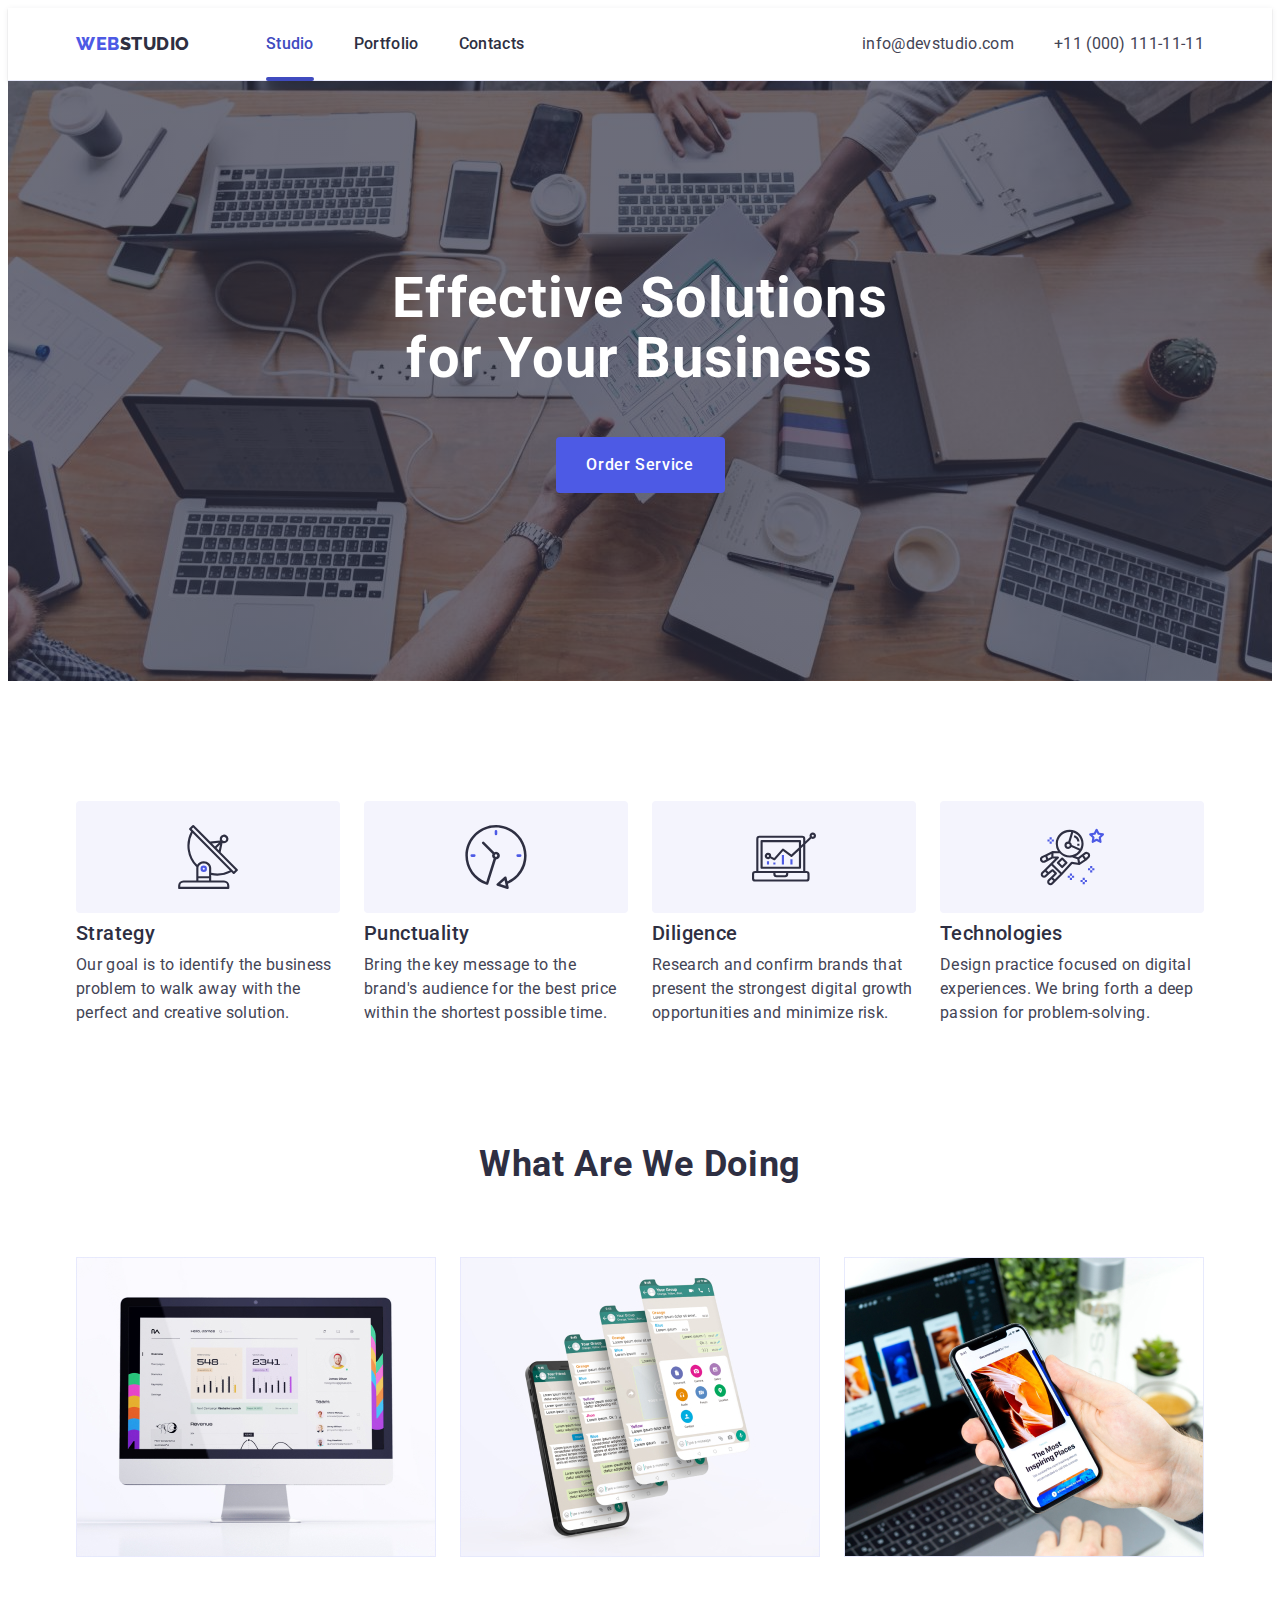
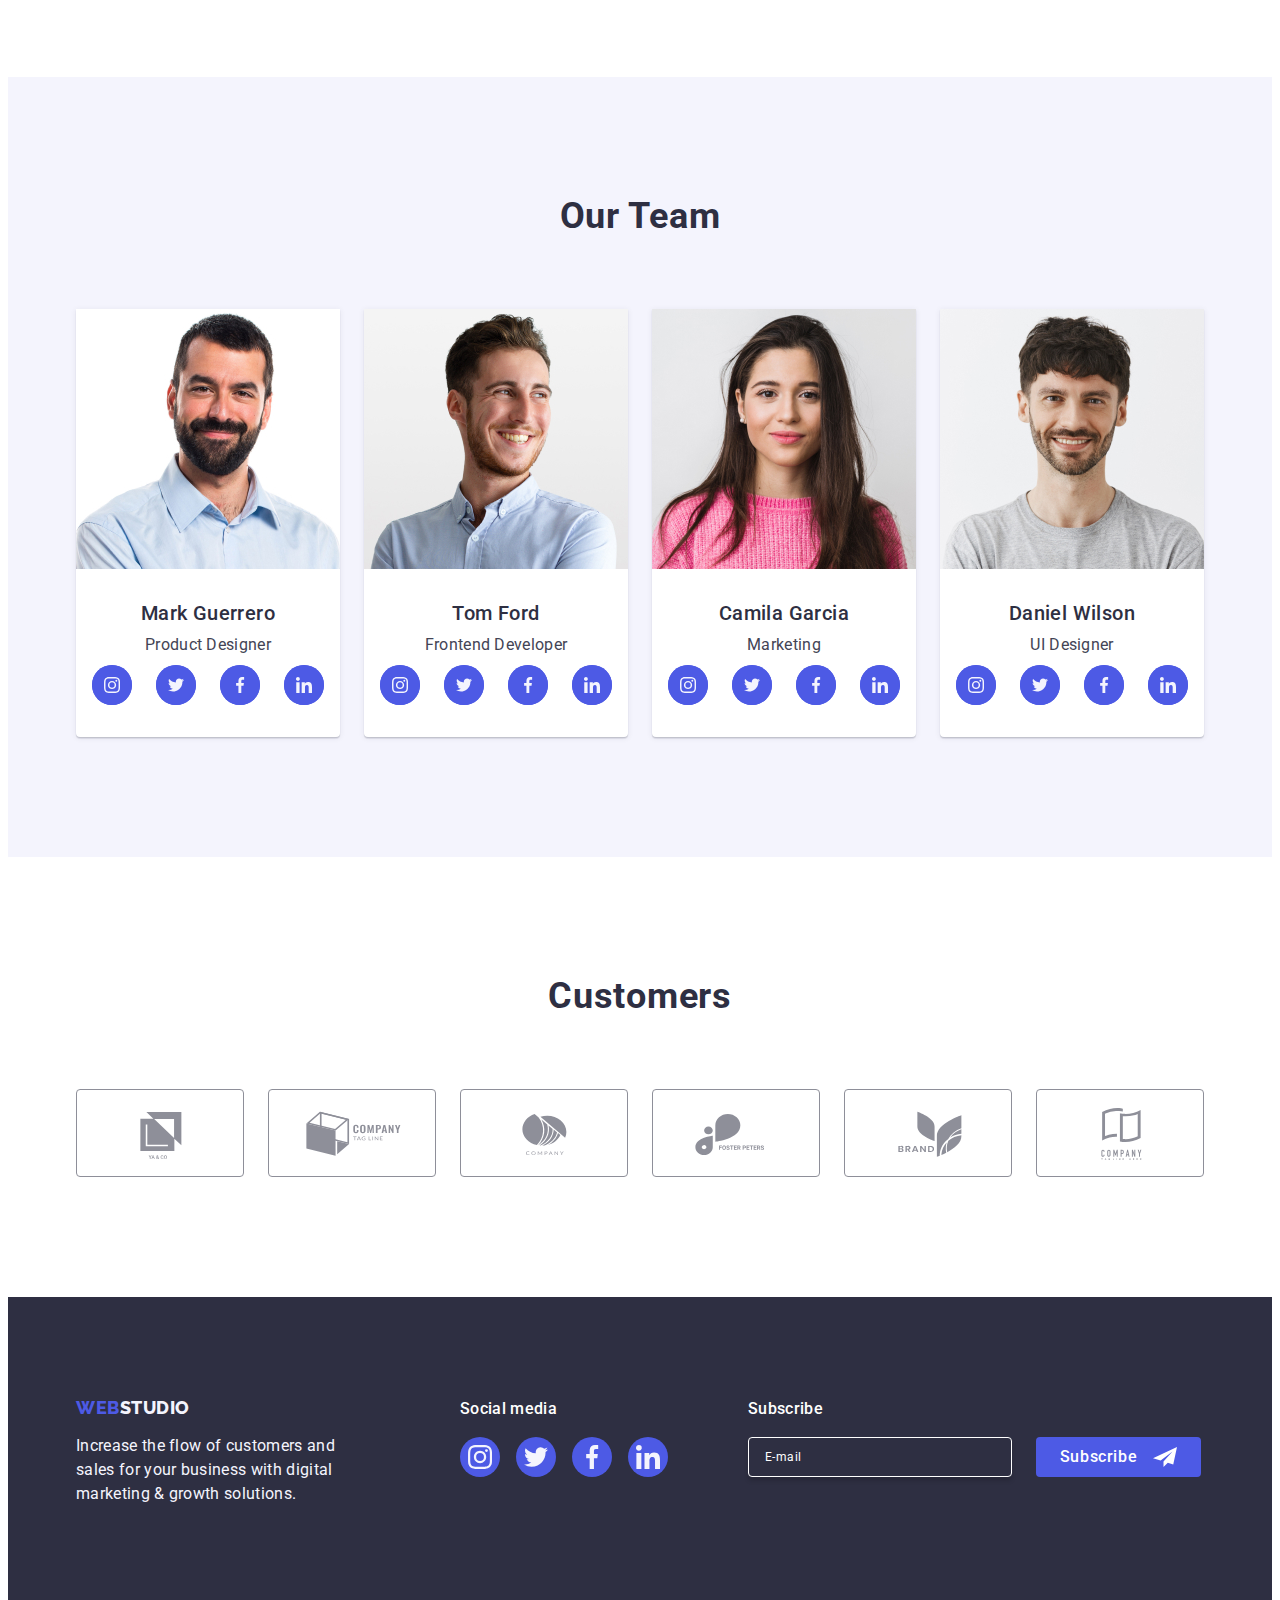
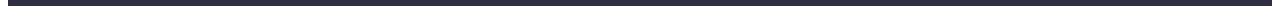
<file: index.html>
<!DOCTYPE html>
<html lang="en">

<head>
    <meta charset="UTF-8">
    <meta name="viewport" content="width=device-width, initial-scale=1.0">
    <title>goit-markup-hw-01</title>
    <link rel="preconnect" href="https://fonts.googleapis.com">
    <link rel="preconnect" href="https://fonts.gstatic.com" crossorigin>
    <link rel="stylesheet" href="https://cdnjs.cloudflare.com/ajax/libs/modern-normalize/2.0.0/modern-normalize.min.css"
        integrity="sha512-4xo8blKMVCiXpTaLzQSLSw3KFOVPWhm/TRtuPVc4WG6kUgjH6J03IBuG7JZPkcWMxJ5huwaBpOpnwYElP/m6wg=="
        crossorigin="anonymous" referrerpolicy="no-referrer" />
    <link
        href="https://fonts.googleapis.com/css2?family=Raleway:wght@800&family=Roboto:wght@400;500;700;900&display=swap"
        rel="stylesheet">
    <link rel="stylesheet" href="./css/styles.css" />
</head>

<body>

    <header class="header">
        <div class="header-items container">
            <nav class="navigation-general">
                <a class="logo-first-word-header link" href="./index.html">Web<span
                        class="logo-second-word-header">Studio</span></a>
                <ul class="list navigation-list">
                    <li><a class="navigation-menu-selected link" href="./index.html">Studio</a></li>
                    <li><a class="navigation-menu link" href="./portfolio.html">Portfolio</a></li>
                    <li><a class="navigation-menu link" href="">Contacts</a></li>
                </ul>
            </nav>
            <address class="contacts">
                <ul class="contacts-list list">
                    <li><a class="contact-info link" href="mailto:info@devstudio.com">info@devstudio.com</a></li>
                    <li><a class="contact-info link" href="tel:+110001111111">+11 (000) 111-11-11</a></li>
                </ul>
            </address>
        </div>
    </header>


    <main>
        <section class="section-benefits">
            <div class="container container-hero">
                <h1 class="main-title">Effective Solutions for Your Business</h1>
                <button class="main-cta" type="button" data-modal-open>Order Service</button>
            </div>
        </section>
        <section class="our-values">
            <div class="container">
                <h2 class="visually-hidden">Hidden</h2>
                <ul class="values-list list">
                    <li class="value-item">
                        <div class="value-icon"><svg class="icon-value" height="64" width="64">
                                <use href="./images/icons.svg#icon-antenna_1"></use>
                            </svg></div>
                        <h3 class="category-title">Strategy</h3>
                        <p class="main-text-index">Our goal is to identify the business problem to walk away
                            with the
                            perfect
                            and
                            creative solution.
                        </p>
                    </li>
                    <li class="value-item">
                        <div class="value-icon"><svg class="icon-value" height="64" width="64">
                                <use href="./images/icons.svg#icon-clock_1"></use>
                            </svg></div>
                        <h3 class="category-title">Punctuality</h3>
                        <p class="main-text-index">Bring the key message to the brand's audience for the best price
                            within
                            the
                            shortest possible
                            time.</p>
                    </li>
                    <li class="value-item">
                        <div class="value-icon"><svg class="icon-value" height="64" width="64">
                                <use href="./images/icons.svg#icon-diagram_1"></use>
                            </svg></div>
                        <h3 class="category-title">Diligence</h3>
                        <p class="main-text-index">Research and confirm brands that present the strongest digital growth
                            opportunities and minimize
                            risk.</p>
                    </li>
                    <li class="value-item">
                        <div class="value-icon"><svg class="icon-value" height="64" width="64">
                                <use href="./images/icons.svg#icon-astronaut_1"></use>
                            </svg></div>
                        <h3 class="category-title">Technologies</h3>
                        <p class="main-text-index">Design practice focused on digital experiences. We bring forth a deep
                            passion
                            for
                            problem-solving.</p>
                    </li>
                </ul>
            </div>
        </section>
        <section class="what-we-are-doing">
            <div class="container">
                <h2 class="page-title">What are we doing</h2>
                <ul class="what-we-are-doing-list list">
                    <li class="what-we-are-doing-item"><img src="./images/what-are-we-doing-1.jpg"
                            alt="Help with laptop" width=360 height="300" />
                    </li>
                    <li class="what-we-are-doing-item"><img src="./images/what-are-we-doing-2.jpg" alt="Help with phone"
                            width="360" height="300" />
                    </li>
                    <li class="what-we-are-doing-item"><img src="./images/what-are-we-doing-3.jpg"
                            alt="Help with connection" width="360" height="300" />
                    </li>
                </ul>
            </div>
        </section>
        <section class="section-our-team">
            <div class="container">
                <h2 class="page-title">Our Team</h2>
                <ul class="our-team-list list">
                    <li class="member-team"><img src="./images/our-team-1.jpg" alt="Mark Guerrero, product designer"
                            width="264" height="260" />
                        <div class="member-name">
                            <h3 class="member-name-surname category-title">Mark Guerrero</h3>
                            <p class="member-title main-text">Product Designer</p>
                            <ul class="social-networks list">
                                <li class="social-network-team">
                                    <a class="social-network-name link" href="https://instagram.com">
                                        <svg class="social-network-icon" width="16" height="16">
                                            <use href="./images/icons.svg#icon-instagram_1"></use>
                                        </svg>
                                    </a>
                                </li>
                                <li class="social-network-team">
                                    <a class="social-network-name link" href="https://twitter.com">
                                        <svg class="social-network-icon" width="16" height="16">
                                            <use href="./images/icons.svg#icon-twitter_1"></use>
                                        </svg>
                                    </a>
                                </li>
                                <li class="social-network-team">
                                    <a class="social-network-name link" href="https://facebook.com">
                                        <svg class="social-network-icon" width="16" height="16">
                                            <use href="./images/icons.svg#icon-facebook_1"></use>
                                        </svg>
                                    </a>
                                </li>
                                <li class="social-network-team">
                                    <a class="social-network-name link" href="https://linkedin.com">
                                        <svg class="social-network-icon" width="16" height="16">
                                            <use href="./images/icons.svg#icon-linkedin_1"></use>
                                        </svg>
                                    </a>
                                </li>
                            </ul>
                        </div>
                    </li>
                    <li class="member-team"><img src="./images/our-team-2.jpg" alt="Tom Ford, frontend developer"
                            width="264" height="260" />
                        <div class="member-name">
                            <h3 class="member-name-surname category-title">Tom Ford</h3>
                            <p class="member-title main-text">Frontend Developer</p>
                            <ul class="social-networks list">
                                <li class="social-network-team">
                                    <a class="social-network-name link" href="https://instagram.com">
                                        <svg class="social-network-icon" width="16" height="16">
                                            <use href="./images/icons.svg#icon-instagram_1"></use>
                                        </svg>
                                    </a>
                                </li>
                                <li class="social-network-team">
                                    <a class="social-network-name link" href="https://twitter.com">
                                        <svg class="social-network-icon" width="16" height="16">
                                            <use href="./images/icons.svg#icon-twitter_1"></use>
                                        </svg>
                                    </a>
                                </li>
                                <li class="social-network-team">
                                    <a class="social-network-name link" href="https://facebook.com">
                                        <svg class="social-network-icon" width="16" height="16">
                                            <use href="./images/icons.svg#icon-facebook_1"></use>
                                        </svg>
                                    </a>
                                </li>
                                <li class="social-network-team">
                                    <a class="social-network-name link" href="https://linkedin.com">
                                        <svg class="social-network-icon" width="16" height="16">
                                            <use href="./images/icons.svg#icon-linkedin_1"></use>
                                        </svg>
                                    </a>
                                </li>
                            </ul>
                        </div>
                    </li>
                    <li class="member-team"><img src="./images/our-team-3.jpg" alt="Camila Garcia, Marketing"
                            width="264" height="260" />
                        <div class="member-name">
                            <h3 class="member-name-surname category-title">Camila Garcia</h3>
                            <p class="member-title main-text">Marketing</p>
                            <ul class="social-networks list">
                                <li class="social-network-team">
                                    <a class="social-network-name link" href="https://instagram.com">
                                        <svg class="social-network-icon" width="16" height="16">
                                            <use href="./images/icons.svg#icon-instagram_1"></use>
                                        </svg>
                                    </a>
                                </li>
                                <li class="social-network-team">
                                    <a class="social-network-name link" href="https://twitter.com">
                                        <svg class="social-network-icon" width="16" height="16">
                                            <use href="./images/icons.svg#icon-twitter_1"></use>
                                        </svg>
                                    </a>
                                </li>
                                <li class="social-network-team">
                                    <a class="social-network-name link" href="https://facebook.com">
                                        <svg class="social-network-icon" width="16" height="16">
                                            <use href="./images/icons.svg#icon-facebook_1"></use>
                                        </svg>
                                    </a>
                                </li>
                                <li class="social-network-team">
                                    <a class="social-network-name link" href="https://linkedin.com">
                                        <svg class="social-network-icon" width="16" height="16">
                                            <use href="./images/icons.svg#icon-linkedin_1"></use>
                                        </svg>
                                    </a>
                                </li>
                            </ul>
                        </div>
                    </li>
                    <li class="member-team"><img src="./images/our-team-4.jpg" alt="Daniel Wilson, UI Designer"
                            width="264" height="260" />
                        <div class="member-name">
                            <h3 class="member-name-surname category-title">Daniel Wilson</h3>
                            <p class="member-title main-text">UI Designer</p>
                            <ul class="social-networks list">
                                <li class="social-network-team">
                                    <a class="social-network-name link" href="https://instagram.com">
                                        <svg class="social-network-icon" width="16" height="16">
                                            <use href="./images/icons.svg#icon-instagram_1"></use>
                                        </svg>
                                    </a>
                                </li>
                                <li class="social-network-team">
                                    <a class="social-network-name link" href="https://twitter.com">
                                        <svg class="social-network-icon" width="16" height="16">
                                            <use href="./images/icons.svg#icon-twitter_1"></use>
                                        </svg>
                                    </a>
                                </li>
                                <li class="social-network-team">
                                    <a class="social-network-name link" href="https://facebook.com">
                                        <svg class="social-network-icon" width="16" height="16">
                                            <use href="./images/icons.svg#icon-facebook_1"></use>
                                        </svg>
                                    </a>
                                </li>
                                <li class="social-network-team">
                                    <a class="social-network-name link" href="https://linkedin.com">
                                        <svg class="social-network-icon" width="16" height="16">
                                            <use href="./images/icons.svg#icon-linkedin_1"></use>
                                        </svg>
                                    </a>
                                </li>
                            </ul>
                        </div>
                    </li>

                </ul>
            </div>
        </section>
        <section class="customers">
            <div class="container">
                <h2 class="page-title">Customers</h2>
                <ul class="list customer-list">
                    <li class="customer-list-item">
                        <a class="customer-link link" href=""><svg class="customer-logo" width="104" height="56">
                                <use href="./images/icons.svg#icon-logo_ya_co"></use>
                            </svg>
                        </a>
                    </li>
                    <li class="customer-list-item">
                        <a class="customer-link link" href=""><svg class="customer-logo" width="104" height="56">
                                <use href="./images/icons.svg#icon-logo_company_tag_line"></use>
                            </svg></a>
                    </li>
                    <li class="customer-list-item">
                        <a class="customer-link link" href=""><svg class="customer-logo" width="104" height="56">
                                <use href="./images/icons.svg#icon-logo_company"></use>
                            </svg></a>
                    </li>
                    <li class="customer-list-item">
                        <a class="customer-link link" href=""><svg class="customer-logo" width="104" height="56">
                                <use href="./images/icons.svg#icon-logo_foter_peters"></use>
                            </svg></a>
                    </li>
                    <li class="customer-list-item">
                        <a class="customer-link link" href=""><svg class="customer-logo" width="104" height="56">
                                <use href="./images/icons.svg#icon-logo_brand"></use>
                            </svg></a>
                    </li>
                    <li class="customer-list-item">
                        <a class="customer-link link" href=""><svg class="customer-logo" width="104" height="56">
                                <use href="./images/icons.svg#icon-logo_company_tagline"></use>
                            </svg></a>
                    </li>
                </ul>
            </div>

        </section>
    </main>

    <footer class="footer">
        <div class="footer-container container">
            <div class="logo-paragraph-container">
                <a class="logo-first-word-footer link" href="./index.html">Web<span
                        class="logo-second-word-footer">Studio</span></a>
                <p class="text-footer">
                    Increase the flow of customers and sales for your business with digital
                    marketing & growth solutions.
                </p>
            </div>
            <div class="footer-social-links">
                <p class="footer-social-media-text">Social media</p>
                <ul class="list footer-social-media-list">
                    <li class="footer-social-media-item">
                        <a class="link footer-social-media-link" href="https://instagram.com">
                            <svg class="footer-social-media-logo" width="24" height="24">
                                <use href="./images/icons.svg#icon-instagram_2"></use>
                            </svg>
                        </a>

                    </li>
                    <li class="footer-social-media-item">
                        <a class="link footer-social-media-link" href="https://twitter.com">
                            <svg class="footer-social-media-logo" width="24" height="24">
                                <use href="./images/icons.svg#icon-twitter_2"></use>
                            </svg>
                        </a>
                    </li>
                    <li class="footer-social-media-item">
                        <a class="link footer-social-media-link" href="https://facebook.com">
                            <svg class="footer-social-media-logo" width="24" height="24">
                                <use href="./images/icons.svg#icon-facebook_2"></use>
                            </svg>
                        </a>
                    </li>
                    <li class="footer-social-media-item">
                        <a class="link footer-social-media-link" href="https://linkedin.com">
                            <svg class="footer-social-media-logo" width="24" height="24">
                                <use href="./images/icons.svg#icon-linkedin_2"></use>
                            </svg>
                        </a>
                    </li>
                </ul>
            </div>
            <div class="subscribe-form-container">
                <p class="subscribe-form-title">Subscribe</p>
                <form class="subscribe-form">
                    <label class="subscribe-from-label">
                        <input name="user-email" type="email" placeholder="E-mail" class="subscribe-form-input" />

                    </label>
                    <button type="submit" class="subscribe-form-button">Subscribe
                        <svg width="24" height="24" class="subscribe-form-button-icon">
                            <use href="./images/icons.svg#subscribe-icon"></use>
                        </svg>
                    </button>
                </form>
            </div>
        </div>
    </footer>
    <div class="modal-window is-hidden" data-modal>
        <div class="modal-window-content">
            <button type="button" class="modal-window-button" data-modal-close>
                <svg class="modal-window-close-icon" width="8" height="8">
                    <use href="./images/icons.svg#icon-close-modal-button"></use>
                </svg>
            </button>
            <p class="contacts-form-description"> Leave your contacts and we will call you back</p>

            <form class="contacts-form">
                <div class="contact-form-container">
                    <label class="contact-form-label" for="user-name">
                        Name</label>
                    <div class="contact-form-input-and-icon-container">
                        <input class="contact-form-input" id="user-name" type="text" name="user-name"
                            pattern="[a-zA-Zа-яА-ЯіІїЇєЄ']+" title="John Smith" required />
                        <svg class="contact-form-icon" width="18" height="24">
                            <use href="./images/icons.svg#icon-person_1"></use>
                        </svg>
                    </div>
                </div>

                <div class="contact-form-container"><label class="contact-form-label" for="phone">
                        Phone</label>
                    <div class="contact-form-input-and-icon-container">
                        <input class="contact-form-input" id="phone" type="tel" name="phone"
                            pattern="[0-9]{3}-[0-9]{3}-[0-9]{2}-[0-9]{2}" title="xxx-xxx-xx-xx" required />
                        <svg class="contact-form-icon" width="18" height="24">
                            <use href="./images/icons.svg#icon-phone_1"></use>
                        </svg>
                    </div>
                </div>

                <div class="contact-form-container"><label class="contact-form-label" for="user-email">
                        Email</label>
                    <div class="contact-form-input-and-icon-container">
                        <input class="contact-form-input" id="user-email" type="email" name="user_email" required />
                        <svg class="contact-form-icon" width="18" height="24">
                            <use href="./images/icons.svg#icon-email_1"></use>
                        </svg>
                    </div>
                </div>
                <div class="contact-form-message-container"><label class="contact-form-label" for="user-comment">
                        Comment</label>

                    <textarea id="user-comment" name="user-comment" placeholder="Text input"
                        class="contact-form-free-text"></textarea>
                </div>

                <div class="contact-form-checkbox-container">
                    <input id="user-privacy" value="true" class="contact-form-checkbox visually-hidden" type="checkbox"
                        name="user-privacy" required />
                    <label class="contact-form-checkbox-label" for="user-privacy">
                        <span class="contact-form-checkbox-icon-container">
                            <svg class="contact-form-checkbox-icon" width="10" height="8">
                                <use href="./images/icons.svg#icon-checkbox1"></use>
                            </svg>
                        </span>I accept the terms and conditions of the

                        <a class="contact-form-privacy-policy-link" href="">Privacy Policy</a>

                    </label>
                </div>
                <button class="contact-form-button" type="submit">Send</button>
            </form>
        </div>
    </div>

    <script src="./js/modal.js"></script>
</body>

</html>
</file>
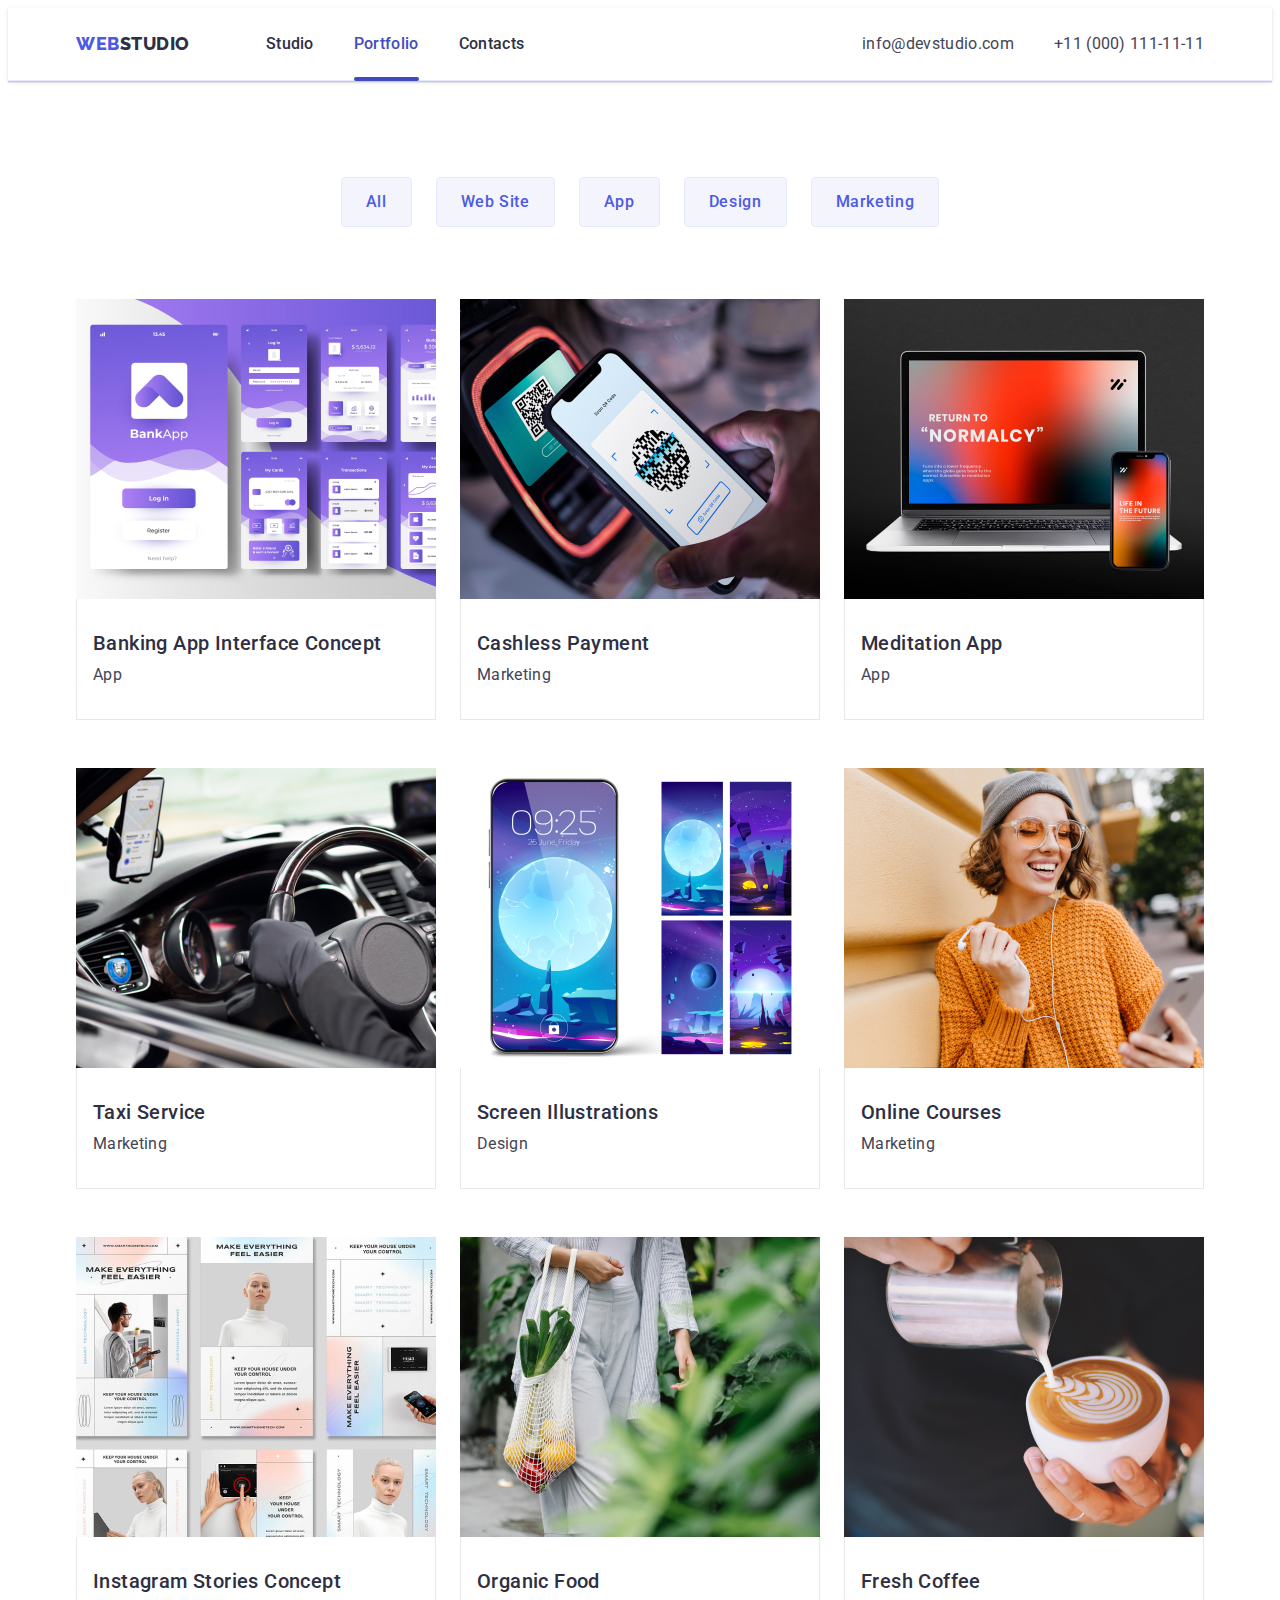
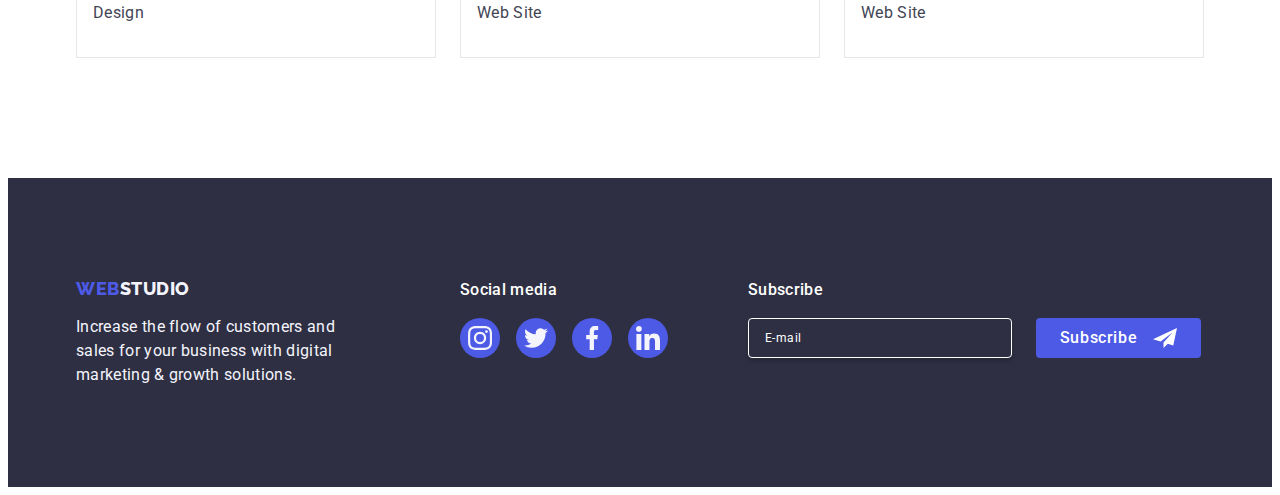
<file: portfolio.html>
<!DOCTYPE html>
<html lang="en">

<head>
    <meta charset="UTF-8">
    <meta name="viewport" content="width=device-width, initial-scale=1.0">
    <title>portfolio</title>
    <link rel="preconnect" href="https://fonts.googleapis.com">
    <link rel="preconnect" href="https://fonts.gstatic.com" crossorigin>
    <link rel="stylesheet" href="https://cdnjs.cloudflare.com/ajax/libs/modern-normalize/2.0.0/modern-normalize.min.css"
        integrity="sha512-4xo8blKMVCiXpTaLzQSLSw3KFOVPWhm/TRtuPVc4WG6kUgjH6J03IBuG7JZPkcWMxJ5huwaBpOpnwYElP/m6wg=="
        crossorigin="anonymous" referrerpolicy="no-referrer" />
    <link
        href="https://fonts.googleapis.com/css2?family=Raleway:wght@800&family=Roboto:wght@400;500;700;900&display=swap"
        rel="stylesheet">
    <link rel="stylesheet" href="./css/styles.css" />
</head>

<body>

    <header class="header">
        <div class="header-items container">
            <nav class="navigation-general">
                <a class="logo-first-word-header link" href="./index.html">Web<span
                        class="logo-second-word-header">Studio</span></a>
                <ul class="list navigation-list">
                    <li><a class="navigation-menu link" href="./index.html">Studio</a></li>
                    <li><a class="navigation-menu-selected link" href="./portfolio.html">Portfolio</a></li>
                    <li><a class="navigation-menu link" href="">Contacts</a></li>
                </ul>
            </nav>
            <address class="contacts">
                <ul class="contacts-list list">
                    <li><a class="contact-info link" href="mailto:info@devstudio.com">info@devstudio.com</a></li>
                    <li><a class="contact-info link" href="tel:+110001111111">+11 (000) 111-11-11</a></li>
                </ul>
            </address>
        </div>
    </header>

    <main>
        <section class="portfolio">
            <div class="container">
                <h1 class="visually-hidden">header1 </h1>
                <ul class="filters-list list">
                    <li><button class="filter-button" type="button">All</button></li>
                    <li><button class="filter-button" type="button">Web Site</button></li>
                    <li><button class="filter-button" type="button">App</button></li>
                    <li><button class="filter-button" type="button">Design</button></li>
                    <li><button class="filter-button" type="button">Marketing</button></li>
                </ul>
                <ul class="services-list list">
                    <li class="service-item">
                        <a class="link service-list-item-link" href="">
                            <div class="service-list-overlay">
                                <img src="./images/banking-app.jpg" alt="Banking app interface concept" width=360
                                    height="300" />
                                <p class="service-overlay-text">14 Stylish and User-Friendly App Design Concepts · Task
                                    Manager App · Calorie Tracker App · Exotic Fruit Ecommerce App ·
                                    Cloud Storage App</p>
                            </div>
                            <div class="app-container">
                                <h2 class="service-item-title">Banking App Interface Concept</h2>
                                <p class="service-item-text">App</p>
                            </div>
                        </a>

                    </li>
                    <li class="service-item">
                        <a class="link service-list-item-link" href="">
                            <div class="service-list-overlay">
                                <img src="./images/cashless-payment.jpg" alt="Cashles spayment" width=360
                                    height="300" />
                                <p class="service-overlay-text">14 Stylish and User-Friendly App Design Concepts · Task
                                    Manager App · Calorie Tracker App · Exotic Fruit Ecommerce App ·
                                    Cloud Storage App</p>
                            </div>
                            <div class="app-container">
                                <h2 class="service-item-title">Cashless Payment</h2>
                                <p class="service-item-text">Marketing</p>
                            </div>
                        </a>
                    </li>
                    <li class="service-item">
                        <a class="link service-list-item-link" href="">
                            <div class="service-list-overlay">
                                <img src="./images/mediation-app.jpg" alt="meditation app" width=360 height="300" />
                                <p class="service-overlay-text">14 Stylish and User-Friendly App Design Concepts · Task
                                    Manager App · Calorie Tracker App · Exotic Fruit Ecommerce App ·
                                    Cloud Storage App</p>
                            </div>
                            <div class="app-container">
                                <h2 class="service-item-title">Meditation App</h2>
                                <p class="service-item-text">App</p>
                            </div>
                        </a>
                    </li>
                    <li class="service-item">
                        <a class="link service-list-item-link" href="">
                            <div class="service-list-overlay">
                                <img src="./images/taxi-service.jpg" alt="Taxi service" width=360 height="300" />
                                <p class="service-overlay-text">14 Stylish and User-Friendly App Design Concepts · Task
                                    Manager App · Calorie Tracker App · Exotic Fruit Ecommerce App ·
                                    Cloud Storage App</p>
                            </div>
                            <div class="app-container">
                                <h2 class="service-item-title">Taxi Service</h2>
                                <p class="service-item-text">Marketing</p>
                            </div>
                        </a>
                    </li>
                    <li class="service-item">
                        <a class="link service-list-item-link" href="">
                            <div class="service-list-overlay">
                                <img src="./images/screen-illustrations.jpg" alt="Screen Illustrations" width=360
                                    height="300" />
                                <p class="service-overlay-text">14 Stylish and User-Friendly App Design Concepts · Task
                                    Manager App · Calorie Tracker App · Exotic Fruit Ecommerce App ·
                                    Cloud Storage App</p>
                            </div>
                            <div class="app-container">
                                <h2 class="service-item-title">Screen Illustrations</h2>
                                <p class="service-item-text">Design</p>
                            </div>
                        </a>
                    </li>
                    <li class="service-item">
                        <a class="link service-list-item-link" href="">
                            <div class="service-list-overlay">
                                <img src="./images/online-courses.jpg" alt="Online Courses" width=360 height="300" />
                                <p class="service-overlay-text">14 Stylish and User-Friendly App Design Concepts ·
                                    Task
                                    Manager App · Calorie Tracker App · Exotic Fruit Ecommerce App ·
                                    Cloud Storage App</p>
                            </div>
                            <div class="app-container">
                                <h2 class="service-item-title">Online Courses</h2>
                                <p class="service-item-text">Marketing</p>
                            </div>

                        </a>
                    </li>
                    <li class="service-item">
                        <a class="link service-list-item-link" href="">
                            <div class="service-list-overlay">
                                <img src="./images/instagram-stories-concept.jpg" alt="Instagram Stories Concept"
                                    width=360 height="300" />

                                <p class="service-overlay-text">14 Stylish and User-Friendly App Design Concepts ·
                                    Task
                                    Manager App · Calorie Tracker App · Exotic Fruit Ecommerce App ·
                                    Cloud Storage App</p>
                            </div>
                            <div class="app-container">
                                <h2 class="service-item-title">Instagram Stories Concept</h2>
                                <p class="service-item-text">Design</p>
                            </div>
                        </a>
                    </li>
                    <li class="service-item">
                        <a class="link service-list-item-link" href="">
                            <div class="service-list-overlay"><img src="./images/organic-food.jpg" alt="Organic Food"
                                    width=360 height="300" />
                                <p class="service-overlay-text">14 Stylish and User-Friendly App Design Concepts · Task
                                    Manager App · Calorie Tracker App · Exotic Fruit Ecommerce App ·
                                    Cloud Storage App</p>
                            </div>

                            <div class="app-container">
                                <h2 class="service-item-title">Organic Food</h2>
                                <p class="service-item-text">Web Site</p>
                            </div>
                        </a>
                    </li>
                    <li class="service-item">
                        <a class="link service-list-item-link" href="">
                            <div class="service-list-overlay">
                                <img src="./images/fresh-coffee.jpg" alt="Fresh Coffee" width=360 height="300" />
                                <p class="service-overlay-text">14 Stylish and User-Friendly App Design Concepts · Task
                                    Manager App · Calorie Tracker App · Exotic Fruit Ecommerce App ·
                                    Cloud Storage App</p>
                            </div>
                            <div class="app-container">
                                <h2 class="service-item-title">Fresh Coffee</h2>
                                <p class="service-item-text">Web Site</p>
                            </div>
                        </a>
                    </li>

                </ul>
            </div>
        </section>

    </main>
    <footer class="footer">
        <div class="footer-container container">
            <div class="logo-paragraph-container">
                <a class="logo-first-word-footer link" href="./index.html">Web<span
                        class="logo-second-word-footer">Studio</span></a>
                <p class="text-footer">
                    Increase the flow of customers and sales for your business with digital
                    marketing & growth solutions.
                </p>
            </div>
            <div class="footer-social-links">
                <p class="footer-social-media-text">Social media</p>
                <ul class="list footer-social-media-list">
                    <li class="footer-social-media-item">
                        <a class="link footer-social-media-link" href="https://instagram.com">
                            <svg class="footer-social-media-logo" width="24" height="24">
                                <use href="./images/icons.svg#icon-instagram_2"></use>
                            </svg>
                        </a>

                    </li>
                    <li class="footer-social-media-item">
                        <a class="link footer-social-media-link" href="https://twitter.com">
                            <svg class="footer-social-media-logo" width="24" height="24">
                                <use href="./images/icons.svg#icon-twitter_2"></use>
                            </svg>
                        </a>
                    </li>
                    <li class="footer-social-media-item">
                        <a class="link footer-social-media-link" href="https://facebook.com">
                            <svg class="footer-social-media-logo" width="24" height="24">
                                <use href="./images/icons.svg#icon-facebook_2"></use>
                            </svg>
                        </a>
                    </li>
                    <li class="footer-social-media-item">
                        <a class="link footer-social-media-link" href="https://linkedin.com">
                            <svg class="footer-social-media-logo" width="24" height="24">
                                <use href="./images/icons.svg#icon-linkedin_2"></use>
                            </svg>
                        </a>
                    </li>
                </ul>
            </div>
            <div class="subscribe-form-container">
                <p class="subscribe-form-title">Subscribe</p>
                <form class="subscribe-form">
                    <label class="subscribe-from-label">
                        <input name="user-email" type="email" placeholder="E-mail" class="subscribe-form-input" />

                    </label>
                    <button type="submit" class="subscribe-form-button">Subscribe
                        <svg width="24" height="24" class="subscribe-form-button-icon">
                            <use href="./images/icons.svg#subscribe-icon"></use>
                        </svg>
                    </button>
                </form>
            </div>
        </div>
    </footer>
</body>
</file>
<file: css/styles.css>
:root {
    --primary-brand-color: #4d5ae5;
    --pressed-state-color: #404bbf;
    --dark-navy-ble-color: #2e2f42;
    --green-success-color: #31ddaa;
    --body-slate-text-color: #434455;
    --light-slate-subtle-text-color: #8e8f99;
    --cornflofer-accent-color: #e7e9fc;
    --cloud-light-color: #f4f4fd;
    --dairy-modal-color: #FCFCFC;
    --white-color: #ffffff;
    --light-grey-color: #e7e7e7;
}


/********************************Default styles*********************************/
*,
*::before,
*::after {
    box-sizing: border-box;
}


body {
    font-family: "Roboto", sans-serif;
    color: var(--body-slate-text-color);
    background-color: var(--white-color);
    font-size: 16px;
    line-height: 1.5;
    letter-spacing: 0.02em;
}

img {
    display: block;
    width: 100%;
}

.list {
    list-style: none;
    margin: 0;
    padding: 0;
}

.link {
    text-decoration: none;
}

h1,
h2,
h3,
h4,
h5,
h6,
p {
    margin: 0;
}

input,
textarea,
button {
    font: inherit;
}

button {
    cursor: pointer;
    color: currentColor;
}

ul {
    list-style: none;
}

a {
    text-decoration: none;
}

img {
    display: block;
    width: 100%;
    height: auto;
}

.visually-hidden {
    position: absolute;
    width: 1px;
    height: 1px;
    margin: -1px;
    border: 0;
    padding: 0;
    white-space: nowrap;
    clip-path: inset(100%);
    clip: rect(0 0 0 0);
    overflow: hidden;
}

.container {
    width: 1158px;
    margin: 0 auto;
    padding: 0 15px;
}



/**************************HEADER ************************/

.header {
    border-bottom: 1px solid var(--cornflofer-accent-color);
    box-shadow: 0px 2px 1px rgba(46, 47, 66, 0.08), 0px 1px 1px rgba(46, 47, 66, 0.16), 0px 1px 6px rgba(46, 47, 66, 0.08);
}

.header-items {
    display: flex;
    align-items: center;
}

.navigation-general {
    display: flex;
    align-items: center;

}

.logo-first-word-header {
    color: var(--primary-brand-color);
    font-family: "Raleway", sans-serif;
    font-size: 18px;
    font-weight: 800;
    line-height: 1.17;
    letter-spacing: 0.03em;
    text-transform: uppercase;
    margin-right: 76px;
}

.logo-second-word-header {
    color: var(--dark-navy-ble-color);
}

.navigation-list {
    display: flex;
    gap: 40px;

}

.navigation-menu {
    font-size: 16px;
    font-weight: 500;
    line-height: 1.5;
    letter-spacing: 0.02em;
    padding: 24px 0;
    display: block;
    position: relative;
    color: var(--dark-navy-ble-color);
    transition: color 250ms cubic-bezier(0.4, 0, 0.2, 1);
}


.navigation-menu:hover,
.navigation-menu:focus {
    color: var(--pressed-state-color);
}

.navigation-menu:active {
    color: var(--pressed-state-color);
}

.navigation-menu-selected {
    font-size: 16px;
    font-weight: 500;
    line-height: 1.5;
    letter-spacing: 0.02em;
    padding: 24px 0;
    display: block;
    position: relative;
    color: var(--pressed-state-color);
    transition: color 250ms cubic-bezier(0.4, 0, 0.2, 1);
}

.navigation-menu-selected::after {
    content: "";
    position: absolute;
    left: 0;
    bottom: -1px;
    height: 4px;
    background-color: var(--pressed-state-color);
    border-radius: 2px;
    width: 100%;

}

.contacts {
    display: flex;
    margin-left: auto;
}

.contacts-list {
    font-style: normal;
    display: flex;
    gap: 40px;
}

.contact-info {
    font-size: 16px;
    line-height: 1.5;
    letter-spacing: 0.02em;
    color: var(--body-slate-text-color);
    transition: color 250ms cubic-bezier(0.4, 0, 0.2, 1);
}

.contact-info:hover,
.contact-info:focus {
    color: var(--pressed-state-color);
}

.contact-info:active {
    color: var(--pressed-state-color);
}

/***************************************Section BENEFITS **********************************/
.section-benefits {
    background-color: var(--dark-navy-ble-color);
    padding: 188px 0;
    background-image: linear-gradient(rgba(46, 47, 66, 0.7),
            rgba(46, 47, 66, 0.7)), url("../images/hero-background.jpg");
    max-width: 1440px;
    background-repeat: no-repeat;
    background-size: cover;
    background-position: center;
    margin: auto;

}

.container-hero {
    display: flex;
    flex-direction: column;
    align-items: center;
}

.main-title {
    color: var(--white-color);
    text-align: center;
    font-size: 56px;
    font-weight: 700;
    line-height: 1.07;
    letter-spacing: 1.12px;
    max-width: 496px;
}

.main-cta {
    color: var(--white-color);
    background: var(--primary-brand-color);
    font-family: "Roboto", sans-serif;
    font-weight: 500;
    font-size: 16px;
    line-height: 1.5;
    letter-spacing: 0.04em;
    cursor: pointer;
    display: block;
    min-width: 169px;
    height: 56px;
    border: none;
    background-color: var(--primary-brand-color);
    border-radius: 4px;
    margin-top: 48px;
    transition: background-color 250ms cubic-bezier(0.4, 0, 0.2, 1);
}

.main-cta:hover,
.main-cta:focus {
    background-color: var(--pressed-state-color);
}

.main-cta:active {
    background: var(--pressed-state-color);
}

/********************************* Section OUR VALUES************************************/

.our-values {
    padding: 120px 0;
}

.values-list {
    display: flex;
    gap: 24px;
}

.value-item {
    width: calc((100% - 72px)/4)
}

.value-icon {
    display: flex;
    align-items: center;
    justify-content: center;
    height: 112px;
    background-color: var(--cloud-light-color);
    border-radius: 4px;
    margin-bottom: 8px;

}

/*.icon-value {
    width: 64px;
    height: 64px;
}*/

.category-title {
    color: var(--dark-navy-ble-color);
    font-size: 20px;
    font-weight: 500;
    line-height: 1.2;
    letter-spacing: 0.02em;
    margin-bottom: 8px;

}

/**************************** Section WHAT ARE WE DOING **********************************/
.what-we-are-doing {
    padding-bottom: 120px;
}

.page-title {
    color: var(--dark-navy-ble-color);
    text-align: center;
    font-size: 36px;
    font-weight: 700;
    line-height: 1.11;
    letter-spacing: 0.02em;
    text-transform: capitalize;
    margin-bottom: 72px;
}

.what-we-are-doing-list {
    display: flex;
    gap: 24px;

}

.what-we-are-doing-item {
    width: calc((100% - 3 * 16px) / 3)
}

/******************** Section OUR TEAM ************************/

.section-our-team {
    background-color: var(--cloud-light-color);
    padding: 120px 0;
}

.our-team-list {
    display: flex;
    gap: 24px;
}

.member-team {
    background-color: var(--white-color);
    width: calc((100% - 72px) / 4);
    border-radius: 0px 0px 4px 4px;
    box-shadow: 0px 1px 6px rgba(46, 47, 66, 0.08),
        0px 1px 1px rgba(46, 47, 66, 0.16),
        0px 2px 1px rgba(46, 47, 66, 0.08);
}

.member-name {
    padding: 32px 0;

}

.member-name-surname {
    text-align: center;
}

.member-title {
    text-align: center;

}

.social-networks {
    display: flex;
    justify-content: center;
    gap: 24px;
    margin-top: 8px;
    padding: 0;
}

.social-network-team {
    width: 40px;
    height: 40px;
    background-color: var(--primary-brand-color);
    border-radius: 50%;
    display: flex;
    align-items: center;
    justify-content: center;
}

.social-network-name {
    width: 100%;
    height: 100%;
    background-color: var(--primary-brand-color);
    border-radius: 50%;
    display: flex;
    align-items: center;
    justify-content: center;
    transition: background-color 250ms cubic-bezier(0.4, 0, 0.2, 1);

}

.social-network-name:hover,
.social-network-name:focus {
    background-color: var(--pressed-state-color);
}

.social-network-icon {
    fill: var(--cloud-light-color);
}

/**************************** Section Customers *************************/

.customers {
    padding-bottom: 120px;
    padding-top: 120px;
}

.customer-list {
    display: flex;
    gap: 24px;
}

.customer-link {
    height: 100%;
    width: 100%;
    border-radius: 4px;
    border: 1px solid var(--light-slate-subtle-text-color);
    display: flex;
    align-items: center;
    justify-content: center;
    color: var(--light-slate-subtle-text-color);
    transition: border-color 250ms cubic-bezier(0.4, 0, 0.2, 1),
        color 250ms cubic-bezier(0.4, 0, 0.2, 1);
}

.customer-link:hover {
    border-color: var(--pressed-state-color);
    color: var(--pressed-state-color);
    fill: var(--pressed-state-color);
}

.customer-link:focus {
    border-color: var(--pressed-state-color);
    color: var(--pressed-state-color);
    fill: var(--pressed-state-color);
}

.customer-logo {
    fill: currentColor;
}

.customer-container {
    display: flex;
    align-items: center;
    justify-content: center;
}

.customer-list-item {
    width: calc((100% - 120px) / 6);
    height: 88px;
}

/*****************FOOTER***********************/

.footer {
    background-color: var(--dark-navy-ble-color);
    padding: 100px 0;

}

.footer-container {
    display: flex;
    align-items: baseline;
}

.logo-paragraph-container {
    width: 264px;
    margin-right: 120px;
}

.logo-first-word-footer {
    color: var(--primary-brand-color);
    font-family: "Raleway", sans-serif;
    font-size: 18px;
    font-weight: 800;
    line-height: 1.17;
    letter-spacing: 0.03em;
    display: inline-block;
    margin-bottom: 16px;
    text-transform: uppercase;
}

.logo-second-word-footer {
    color: var(--cloud-light-color);
}

.text-footer {
    max-width: 264px;
    color: var(--cloud-light-color);
    font-weight: 400;
    font-size: 16px;
    line-height: 1.5;
}



.footer-social-media-text {
    font-weight: 500;
    font-size: 16px;
    line-height: 1.5;
    letter-spacing: 0.02em;
    color: var(--white-color);
    margin-bottom: 16px;
}

.footer-social-media-list {
    display: flex;
    align-items: center;
    justify-content: start;
    gap: 16px;
    padding: 0;

}

.footer-social-media-item {
    width: 40px;
    height: 40px;
}

.footer-social-media-link {
    width: 100%;
    height: 100%;
    background-color: var(--primary-brand-color);
    border-radius: 50%;
    display: flex;
    align-items: center;
    justify-content: center;
    transition: background-color 250ms cubic-bezier(0.4, 0, 0.2, 1);
}

.footer-social-media-link:hover,
.footer-social-media-link:focus {
    background-color: var(--green-success-color);

}

.footer-social-media-logo {
    fill: var(--cloud-light-color);
}

.footer>.main-text {
    color: var(--cloud-light-color);
    letter-spacing: 0.02em;
    line-height: 1.5;

}

.subscribe-form-container {
    display: block;
    margin-left: 80px;
}

.subscribe-form-title {
    margin-bottom: 16px;
    font-weight: 500;
    font-size: 16px;
    line-height: 1.5;
    letter-spacing: 0.02em;
    color: var(--white-color)
}

.subscribe-form {
    display: flex;
    gap: 24px;


}

.subscribe-form-input {
    width: 264px;
    height: 40px;
    border: 1px solid var(--white-color);
    background-color: transparent;
    font-size: 12px;
    line-height: 1.5;
    letter-spacing: 0.04em;
    padding-left: 16px;
    box-shadow: 0px 4px 4px 0px rgba(0, 0, 0, 0.15);
    border-radius: 4px;
    color: var(--white-color);

}

.subscribe-form-button {
    min-width: 165px;
    height: 40px;
    display: flex;
    justify-content: center;
    align-items: center;
    font-family: "Roboto", sans-serif, ;
    font-size: 16px;
    font-weight: 500;
    line-height: 1.5;
    letter-spacing: 0.04em;
    color: var(--white-color);
    cursor: pointer;
    background-color: var(--primary-brand-color);
    border: none;
    border-radius: 4px;
}

.subscribe-form-button-icon {
    margin-left: 16px;
    fill: var(--white-color);
}

.subscribe-form-input::placeholder {
    color: var(--white-color);
}

/*************************************PORTFOLIO************************************/
.portfolio {
    padding-top: 96px;
    padding-bottom: 120px;
}

.filters-list {
    display: flex;
    justify-content: center;
    gap: 24px;
    margin-bottom: 72px;
}

.filter-button {
    border: 1px solid var(--cornflofer-accent-color);
    background-color: var(--cloud-light-color);
    font-family: "Roboto", sans-serif;
    font-weight: 500;
    font-size: 16px;
    line-height: 1.5;
    letter-spacing: 0.04em;
    color: var(--primary-brand-color);
    cursor: pointer;
    padding: 12px 24px;
    border-radius: 4px;
    justify-content: center;
    transition: color 250ms cubic-bezier(0.4, 0, 0.2, 1),
        background-color 250ms cubic-bezier(0.4, 0, 0.2, 1),
        border-color 250ms cubic-bezier(0.4, 0, 0.2, 1),
        box-shadow 250ms cubic-bezier(0.4, 0, 0.2, 1);
}

.filter-button:hover,
.filter-button:focus {
    color: var(--white-color);
    background-color: var(--pressed-state-color);
    border: 1px solid transparent;
    box-shadow: 0px 3px 1px rgba(0, 0, 0, 0.1),
        0px 2px 1px rgba(0, 0, 0, 0.08),
        0px 2px 2px rgba(0, 0, 0, 0.12);
}

.filter-button:active {
    background: var(--pressed-state-color);
}

.services-list {
    display: flex;
    flex-wrap: wrap;
    column-gap: 24px;
    row-gap: 48px;
    padding: 0;
    margin: 0;

}

.service-item {
    width: calc((100% - 48px) / 3);
    transition: color 250ms cubic-bezier(0.4, 0, 0.2, 1),
        background-color 250ms cubic-bezier(0.4, 0, 0.2, 1),
        border-color 250ms cubic-bezier(0.4, 0, 0.2, 1),
        box-shadow 250ms cubic-bezier(0.4, 0, 0.2, 1);
    transition: box-shadow 250ms cubic-bezier(0.4, 0, 0.2, 1);
}

.service-list-item-link {
    cursor: pointer;
    display: block;
    transition: box-shadow 250ms cubic-bezier(0.4, 0, 0.2, 1);

}

.service-list-item-link:hover {
    box-shadow: 0px 1px 6px rgba(46, 47, 66, 0.08),
        0px 1px 1px rgba(46, 47, 66, 0.16), 0px 2px 1px rgba(46, 47, 66, 0.08);

}

.service-list-item-link:focus {
    box-shadow: 0px 1px 6px rgba(46, 47, 66, 0.08),
        0px 1px 1px rgba(46, 47, 66, 0.16), 0px 2px 1px rgba(46, 47, 66, 0.08);

}

.service-list-item-link:focus .service-overlay-text {
    transform: translateY(0%);
}

.service-list-item-link:hover .service-overlay-text {
    transform: translateY(0%);
}

.service-list-overlay {

    position: relative;
    overflow: hidden;
}

.service-overlay-text {
    position: absolute;
    top: 0;
    left: 0;
    font-weight: 400;
    font-size: 16px;
    line-height: 1.5;
    padding: 40px 32px;
    width: 100%;
    height: 100%;
    transform: translateY(100%);
    background-color: var(--primary-brand-color);
    transition: transform 250ms cubic-bezier(0.4, 0, 0.2, 1);
    color: var(--cloud-light-color);
}

.app-container {
    border: 1px solid var(--light-grey-color);
    border-top: none;
    padding: 32px 16px;

}

.service-item-title {
    color: var(--dark-navy-ble-color);
    font-weight: 500;
    font-size: 20px;
    line-height: 1.2;
    letter-spacing: 0.02em;
    margin-bottom: 8px;
}

.service-item-text {
    color: var(--body-slate-text-color);
    font-weight: 400;
    font-size: 16px;
    line-height: 1.5;
    letter-spacing: 0.02em;
}



/*************************************** Modal Window **********************************/
.modal-window {
    position: fixed;
    top: 0;
    left: 0;
    width: 100%;
    height: 100%;
    background-color: rgba(46, 47, 66, 0.4);
    transition: opacity 250ms cubic-bezier(0.4, 0, 0.2, 1),
        visibility 250ms cubic-bezier(0.4, 0, 0.2, 1);
    padding: 72px 24px 24px 24px;

}

.is-hidden {
    visibility: hidden;
    opacity: 0;
    pointer-events: none;
}

.modal-window-content {
    position: absolute;
    top: 50%;
    left: 50%;
    transform: translate(-50%, -50%) scale(1);
    width: 408px;
    min-height: 584px;
    background-color: var(--dairy-modal-color);
    box-shadow: 0px 1px 1px rgba(0, 0, 0, 0.14),
        0px 1px 3px rgba(0, 0, 0, 0.12),
        0px 2px 1px rgba(0, 0, 0, 0.2);
    border-radius: 4px;
    transition: transform 250ms cubic-bezier(0.4, 0, 0.2, 1);
    padding: 72px 24px 24px 24px;
    ;
}

.modal-window-button {
    position: absolute;
    top: 24px;
    right: 24px;
    width: 24px;
    height: 24px;
    border-radius: 50%;
    display: flex;
    align-items: center;
    justify-content: center;
    background-color: var(--cornflofer-accent-color);
    border: 1px solid rgba(0, 0, 0, 0.1);
    padding: 0;
    cursor: pointer;
    transition: background-color 250ms cubic-bezier(0.4, 0, 0.2, 1), border 250ms cubic-bezier(0.4, 0, 0.2, 1);
}



.modal-window-button:hover {
    background-color: var(--pressed-state-color);
    border: none;
    fill: var(--white-color);
}

.modal-window-button:focus {
    background-color: var(--pressed-state-color);
    border: none;
    fill: var(--white-color);
}


.modal-window-close-icon {
    fill: var(--dark-navy-ble-color);
    transition: fill 250ms cubic-bezier(0.4, 0, 0.2, 1);
}

.modal-window-button:hover .modal-window-close-icon {
    fill: var(--white-color);
}

.modal-window-button:focus .modal-window-close-icon {
    fill: var(--white-color);
}

.contacts-form-description {
    font-family: Roboto;
    text-align: center;
    font-size: 16px;
    font-style: normal;
    font-weight: 500;
    line-height: 1.5;
    /* 150% */
    letter-spacing: 0.02em;
    color: var(--dark-navy-ble-color);
    margin-bottom: 16px;
}

.contact-form-label {
    font-size: 12px;
    line-height: 1.17;
    letter-spacing: 0.04em;
    color: var(--light-slate-subtle-text-color);
    display: block;
    margin-bottom: 4px;

}

/*.contact-form-label-description {
    font-family: Roboto;
    font-size: 12px;
    font-style: normal;
    font-weight: 400;
    line-height: 1.17;
    116.667% 
    letter-spacing: 0.48px;
    color: var(--light-slate-subtle-text-color);
}*/

.contact-form-container {
    margin-bottom: 8px;
}

.contact-form-input-and-icon-container {
    position: relative;
}

.contact-form-input {
    width: 100%;
    height: 40px;
    border: 1px solid rgba(46, 47, 66, 0.4);
    border-radius: 4px;
    background-color: transparent;
    padding-left: 38px;
    outline: transparent;
    transition: border-color 250ms cubic-bezier(0.4, 0, 0.2, 1);
}

.contact-form-input:focus {
    border-color: var(--primary-brand-color);

}

.contact-form-icon {
    position: absolute;
    left: 16px;
    top: 50%;
    transform: translateY(-50%);
    transition: fill 250ms cubic-bezier(0.4, 0, 0.2, 1);
    pointer-events: none;
}

.contact-form-icon:focus {
    fill: #4D5AE5;
}

.contact-form-input:focus+.contact-form-icon {
    fill: #4D5AE5;
}

.contact-form-message-container {
    margin-bottom: 16px;
}

.contact-form-free-text {
    width: 100%;
    height: 120px;
    font-size: 12px;
    line-height: 1.17;
    letter-spacing: 0.04em;
    color: rgba(46, 47, 66, 0.4);
    border: 1px solid rgba(46, 47, 66, 0.4);
    border-radius: 4px;
    background-color: transparent;
    padding: 8px 16px;
    outline: transparent;
    resize: none;
    transition: border-color 250ms cubic-bezier(0.4, 0, 0.2, 1);

}

.contact-form-free-text:focus {
    border-color: var(--primary-brand-color);

}

.contact-form-checkbox-container {
    margin-bottom: 24px;
}



.contact-form-checkbox-label {
    display: block;
    font-size: 12px;
    line-height: 1.17;
    letter-spacing: 0.04em;
    color: var(--light-slate-subtle-text-color);

}




.contact-form-checkbox-icon-container {

    width: 16px;
    height: 16px;
    border: 1px solid rgba(46, 47, 66, 0.4);
    border-radius: 2px;
    transition: background-color 250ms cubic-bezier(0.4, 0, 0.2, 1),
        border 250ms cubic-bezier(0.4, 0, 0.2, 1),
        fill 250ms cubic-bezier(0.4, 0, 0.2, 1);
    display: inline-flex;
    align-items: center;
    justify-content: center;
    fill: transparent;
    margin-right: 8px;

}

.contact-form-checkbox:focus {
    border-color: var(--pressed-state-color);
}

.contact-form-checkbox:focus+.contact-form-checkbox-icon {
    fill: var(--pressed-state-color);
}

.contact-form-checkbox:focus+.contact-form-checkbox-label>.contact-form-checkbox-icon-container {
    border-color: var(--pressed-state-color);
}

.contact-form-checkbox:checked+.contact-form-checkbox-label>.contact-form-checkbox-icon-container {
    background-color: var(--pressed-state-color);
    border: none;
    fill: var(--cloud-light-color);
}





.contact-form-button {
    display: block;
    min-width: 169px;
    height: 56px;
    font-family: "Roboto", sans-serif;
    font-size: 16px;
    font-weight: 500;
    line-height: 1.5;
    letter-spacing: 0.04em;
    color: var(--white-color);
    cursor: pointer;
    border: none;
    border-radius: 4px;
    background-color: var(--primary-brand-color);
    transition: background-color 250ms cubic-bezier(0.4, 0, 0.2, 1);
    margin-right: auto;
    margin-left: auto;

}

.contact-form-button:hover,
.contact-form-button:focus {
    background-color: var(--pressed-state-color);
}

.contact-form-privacy-policy-link {
    color: var(--primary-brand-color);
    text-decoration: underline;
}
</file>
